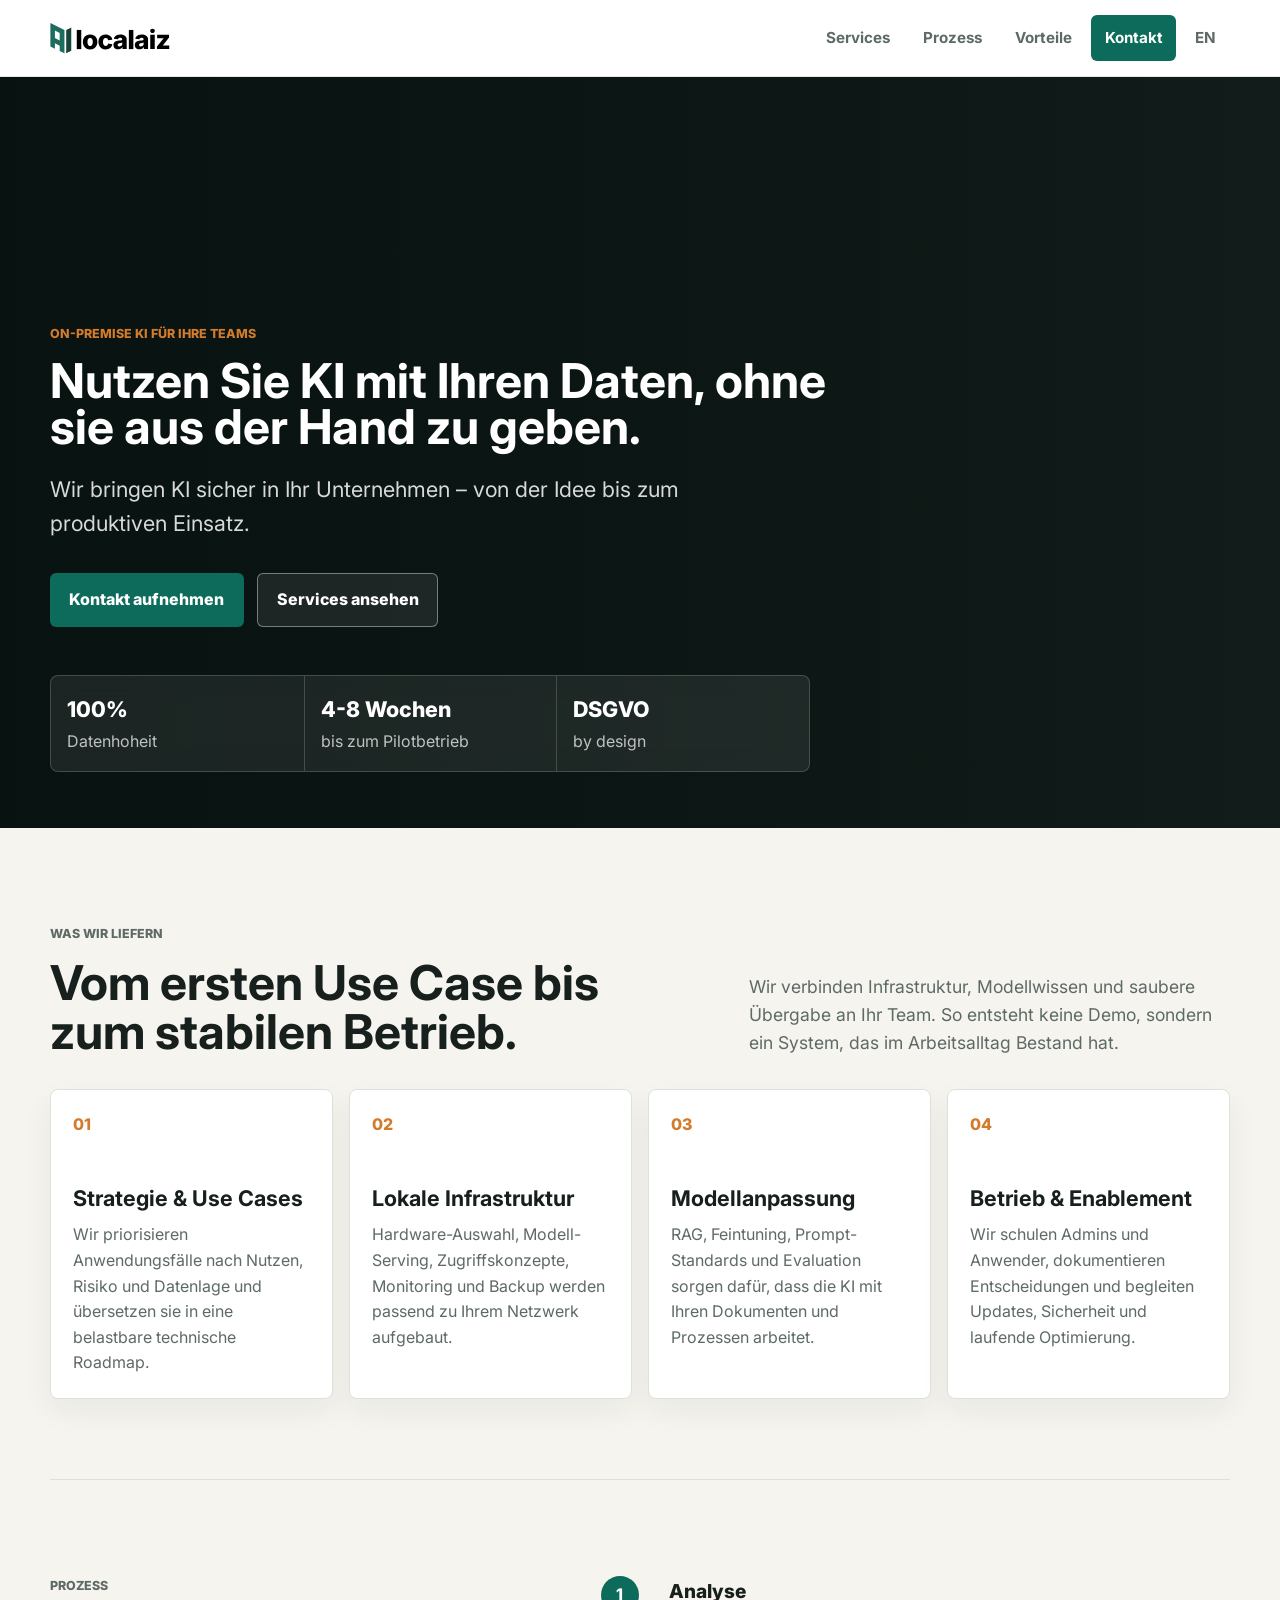
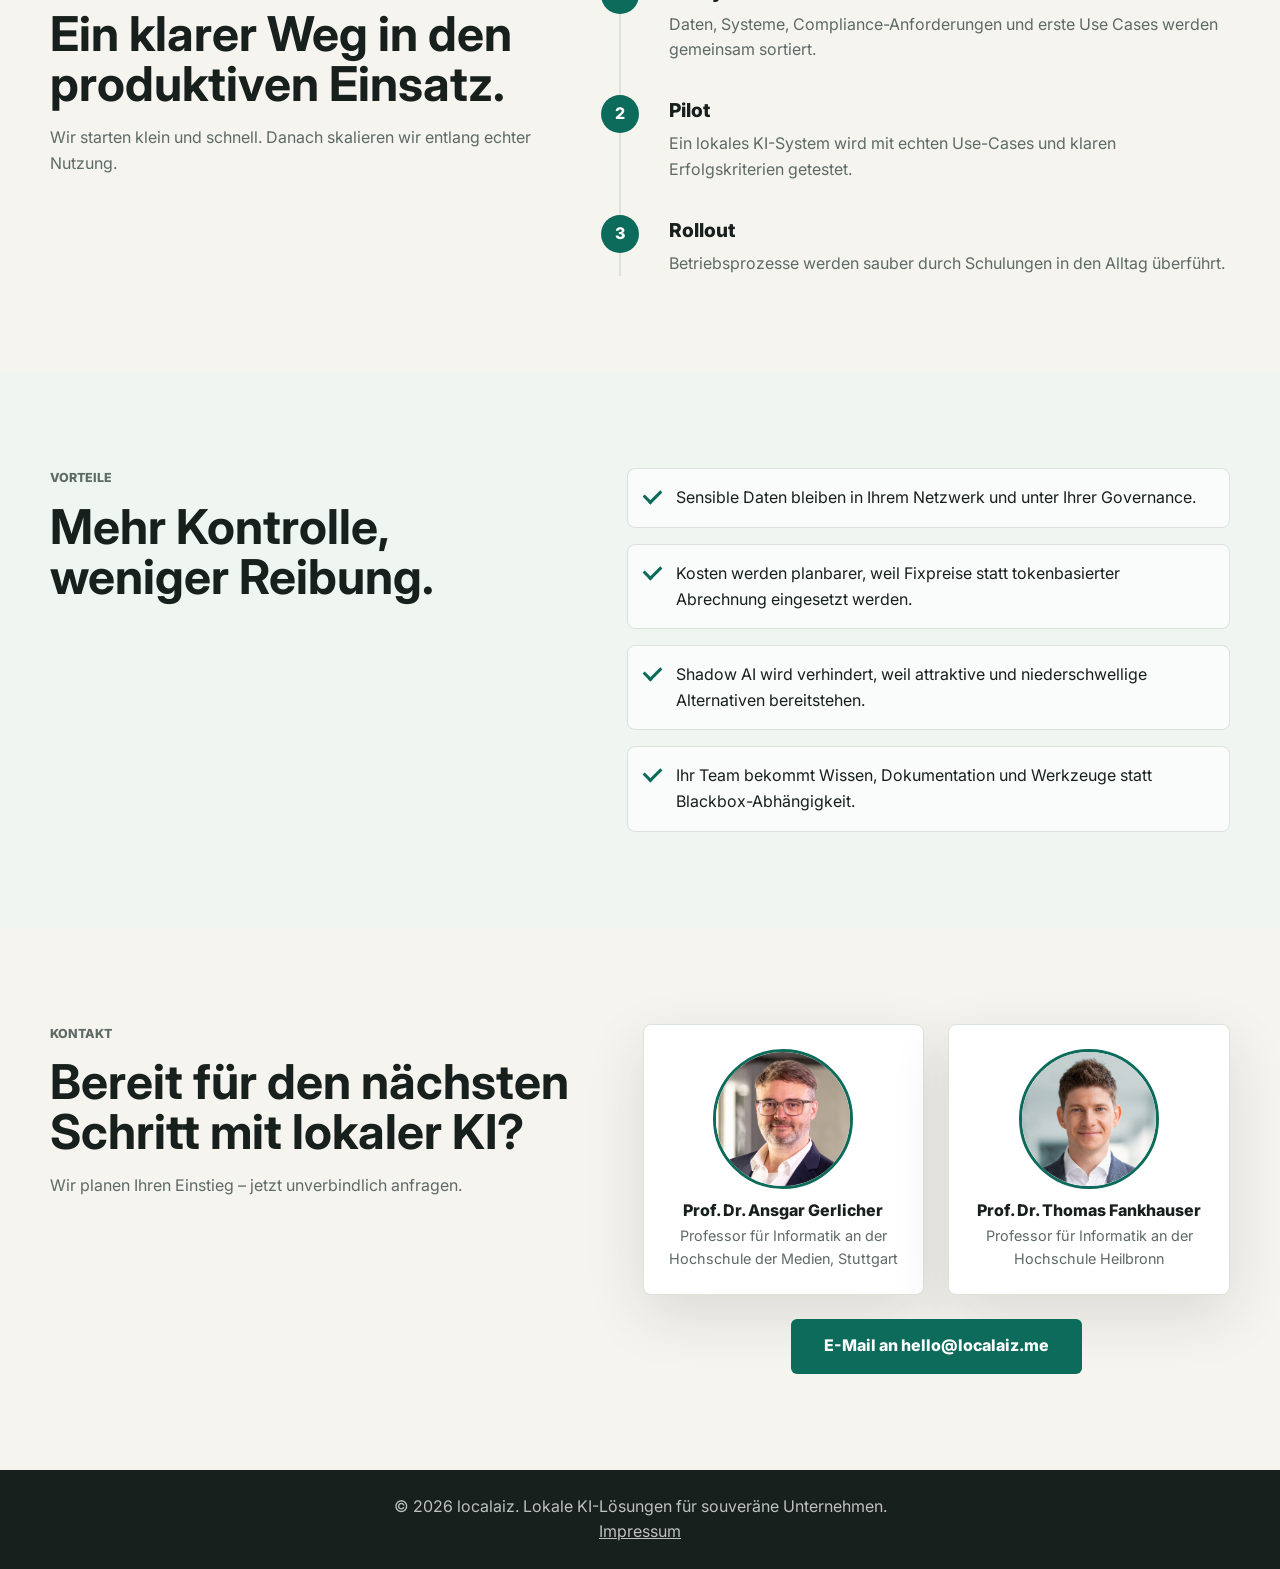
<file: index.html>
<!DOCTYPE html>
<html lang="de">
<head>
  <meta charset="utf-8" />
  <meta name="viewport" content="width=device-width, initial-scale=1.0" />
  <meta name="description" content="localaiz plant, installiert und betreibt lokale KI-Systeme für Unternehmen, die sensible Daten sicher im eigenen Netzwerk nutzen wollen." />
  <meta name="robots" content="index, follow" />
  <meta property="og:title" content="localaiz - Lokale KI für sensible Unternehmensdaten" />
  <meta property="og:description" content="Beratung, Deployment und Betrieb lokaler KI-Systeme ohne Cloud-Abhängigkeit." />
  <meta property="og:type" content="website" />
  <meta property="og:url" content="https://localaiz.example.com/" />
  <meta property="og:image" content="https://images.unsplash.com/photo-1516321318423-f06f85e504b3?auto=format&fit=crop&w=1350&q=80" />
  <title>localaiz - Lokale KI für Unternehmen</title>
  <link rel="icon" href="logo.svg" type="image/svg+xml" />
  <link rel="preconnect" href="https://fonts.googleapis.com" />
  <link rel="preconnect" href="https://fonts.gstatic.com" crossorigin />
  <link href="https://fonts.googleapis.com/css2?family=Inter:wght@400;500;600;700;800&display=swap" rel="stylesheet" />
  <link rel="stylesheet" href="styles.css" />
  <script src="script.js" defer></script>
</head>
<body>
  <a href="#main-content" class="skip-link">Zum Hauptinhalt springen</a>

  <header class="site-header" data-header>
    <nav class="nav" aria-label="Hauptnavigation">
      <a class="brand" href="#top" aria-label="localaiz Startseite">
        <img src="logo.svg" alt="" class="logo" />
      </a>
      <button class="nav-toggle" type="button" aria-expanded="false" aria-controls="nav-menu" aria-label="Navigation öffnen">
        <span></span>
        <span></span>
      </button>
      <div class="nav-menu" id="nav-menu">
        <a href="#services" class="nav-link">Services</a>
        <a href="#process" class="nav-link">Prozess</a>
        <a href="#why" class="nav-link">Vorteile</a>
        <a href="#contact" class="nav-link nav-cta">Kontakt</a>
        <!-- Language switcher -->
        <a href="index.en.html" class="nav-link" aria-label="English version">EN</a>
      </div>
    </nav>
  </header>

  <main id="main-content">
    <section class="hero" id="top" aria-labelledby="hero-title">
      <div class="hero-media" aria-hidden="true"></div>
      <div class="hero-inner">
        <p class="eyebrow">On-premise KI für Ihre Teams</p>
        <h1 id="hero-title">Nutzen Sie KI mit Ihren Daten, ohne sie aus der Hand zu geben.</h1>
        <p class="hero-copy">Wir bringen KI sicher in Ihr Unternehmen – von der Idee bis zum produktiven Einsatz.</p>
        <div class="hero-actions">
          <a href="#contact" class="btn btn-primary">Kontakt aufnehmen</a>
          <a href="#services" class="btn btn-secondary">Services ansehen</a>
        </div>
          <dl class="hero-stats" aria-label="Projektkennzahlen">
            <div>
              <dt>100%</dt>
              <dd>Datenhoheit</dd>
            </div>
            <div>
              <dt>4-8 Wochen</dt>
              <dd>bis zum Pilotbetrieb</dd>
            </div>
            <div>
              <dt>DSGVO</dt>
              <dd>by design</dd>
            </div>
          </dl>
        </div>
      </section>

    <!-- Impressum moved to separate page (impressum.html) -->

  </main>
    <section id="services" class="section section-intro">
      <div>
        <p class="eyebrow">Was wir liefern</p>
        <h2>Vom ersten Use Case bis zum stabilen Betrieb.</h2>
      </div>
      <p>Wir verbinden Infrastruktur, Modellwissen und saubere Übergabe an Ihr Team. So entsteht keine Demo, sondern ein System, das im Arbeitsalltag Bestand hat.</p>
    </section>

    <section class="service-grid" aria-label="Services">
      <article class="service-card">
        <span class="card-number">01</span>
        <h3>Strategie & Use Cases</h3>
        <p>Wir priorisieren Anwendungsfälle nach Nutzen, Risiko und Datenlage und übersetzen sie in eine belastbare technische Roadmap.</p>
      </article>
      <article class="service-card">
        <span class="card-number">02</span>
        <h3>Lokale Infrastruktur</h3>
      <p>Hardware-Auswahl, Modell-Serving, Zugriffskonzepte, Monitoring und Backup werden passend zu Ihrem Netzwerk aufgebaut.</p>
      </article>
      <article class="service-card">
        <span class="card-number">03</span>
        <h3>Modellanpassung</h3>
        <p>RAG, Feintuning, Prompt-Standards und Evaluation sorgen dafür, dass die KI mit Ihren Dokumenten und Prozessen arbeitet.</p>
      </article>
      <article class="service-card">
        <span class="card-number">04</span>
        <h3>Betrieb & Enablement</h3>
        <p>Wir schulen Admins und Anwender, dokumentieren Entscheidungen und begleiten Updates, Sicherheit und laufende Optimierung.</p>
      </article>
    </section>

    <section id="process" class="section split-section">
      <div>
        <p class="eyebrow">Prozess</p>
        <h2>Ein klarer Weg in den produktiven Einsatz.</h2>
        <p>Wir starten klein und schnell. Danach skalieren wir entlang echter Nutzung.</p>
      </div>
      <ol class="timeline">
        <li>
          <span>Analyse</span>
          <p>Daten, Systeme, Compliance-Anforderungen und erste Use Cases werden gemeinsam sortiert.</p>
        </li>
        <li>
          <span>Pilot</span>
          <p>Ein lokales KI-System wird mit echten Use-Cases und klaren Erfolgskriterien getestet.</p>
        </li>
        <li>
          <span>Rollout</span>
          <p>Betriebsprozesse werden sauber durch Schulungen in den Alltag überführt.</p>
        </li>
      </ol>
    </section>

    <section id="why" class="section why">
      <div class="why-panel">
        <div>
          <p class="eyebrow">Vorteile</p>
          <h2>Mehr Kontrolle, weniger Reibung.</h2>
        </div>
        <ul class="check-list">
          <li>Sensible Daten bleiben in Ihrem Netzwerk und unter Ihrer Governance.</li>
          <li>Kosten werden planbarer, weil Fixpreise statt tokenbasierter Abrechnung eingesetzt werden.</li>
          <li>Shadow AI wird verhindert, weil attraktive und niederschwellige Alternativen bereitstehen.</li>
          <li>Ihr Team bekommt Wissen, Dokumentation und Werkzeuge statt Blackbox-Abhängigkeit.</li>
        </ul>
      </div>
    </section>

    <section id="contact" class="section contact">
      <div class="contact-copy">
        <p class="eyebrow">Kontakt</p>
        <h2>Bereit für den nächsten Schritt mit lokaler KI?</h2>
        <p>Wir planen Ihren Einstieg – jetzt unverbindlich anfragen.</p>
      </div>
      <div class="contact-people">
        <div class="contact-person">
          <img src="gerlicher.jpg" alt="Prof. Dr. Ansgar Gerlicher" class="contact-photo" />
          <div class="contact-person-info">
            <span class="contact-person-name">Prof. Dr. Ansgar Gerlicher</span>
            <span class="contact-person-org">Professor für Informatik an der Hochschule der Medien, Stuttgart</span>
          </div>
        </div>
        <div class="contact-person">
          <img src="fankhauser.jpg" alt="Prof. Dr. Thomas Fankhauser" class="contact-photo" />
          <div class="contact-person-info">
            <span class="contact-person-name">Prof. Dr. Thomas Fankhauser</span>
            <span class="contact-person-org">Professor für Informatik an der Hochschule Heilbronn</span>
          </div>
        </div>
        <a href="mailto:hello@localaiz.me" class="btn btn-primary contact-mailto">E-Mail an hello@localaiz.me</a>
      </div>
    </section>
  </main>

  <footer class="site-footer">
    <p>© 2026 localaiz. Lokale KI-Lösungen für souveräne Unternehmen.</p>
    <a href="impressum.html" class="footer-link" target="_blank">Impressum</a>
  </footer>
</body>
</html>
</file>
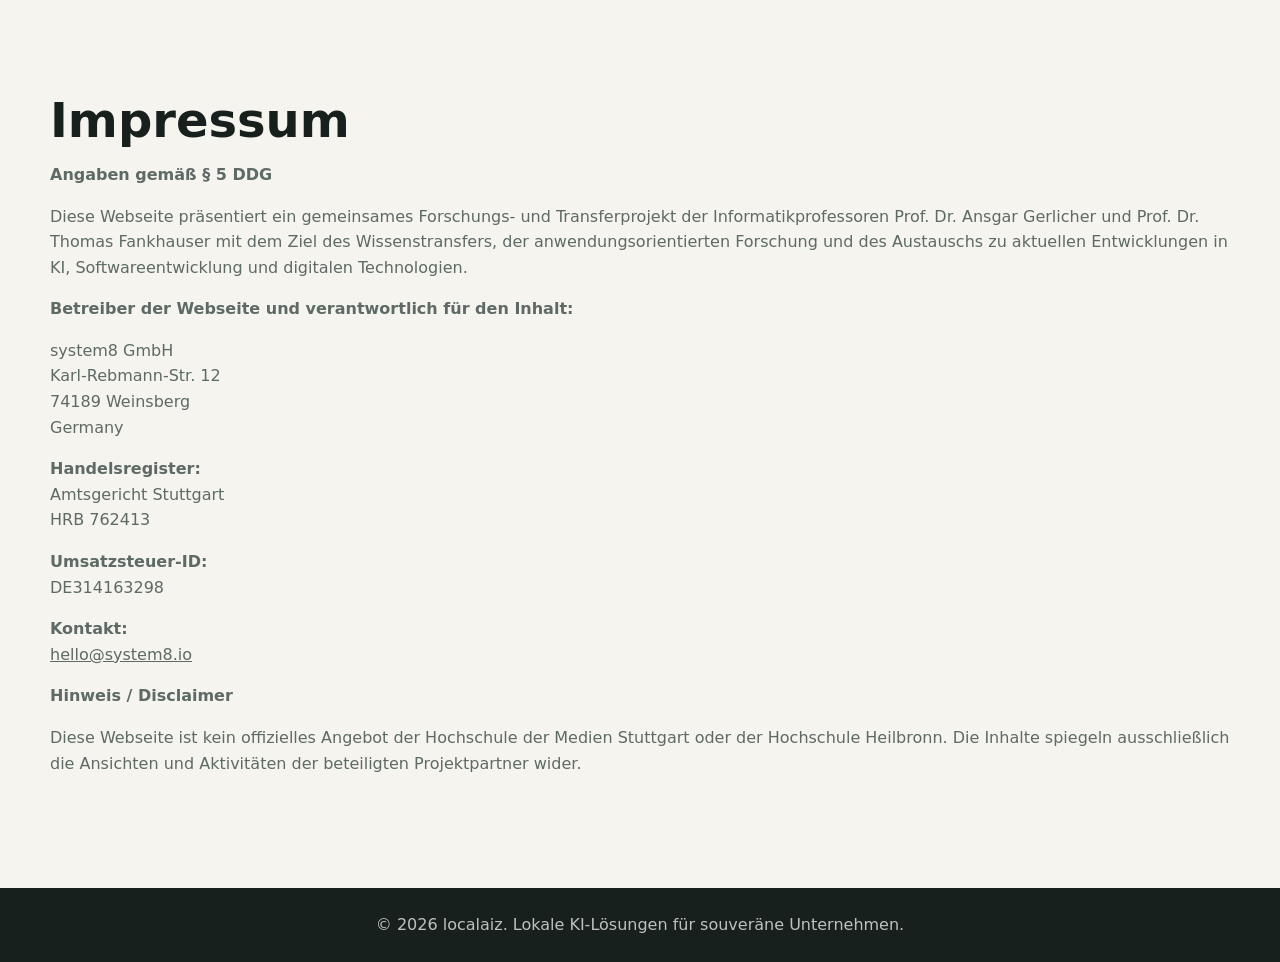
<file: impressum.html>
<!DOCTYPE html>
<html lang="de">
<head>
  <meta charset="utf-8" />
  <meta name="viewport" content="width=device-width, initial-scale=1.0" />
  <meta name="description" content="Impressum für localaiz" />
  <title>Impressum - localaiz</title>
  <link rel="stylesheet" href="styles.css" />
</head>
<body>
  <section id="impressum" class="section impressum">
    <div class="impressum-content">
      <h2>Impressum</h2>
      <p><strong>Angaben gemäß § 5 DDG</strong></p>
      <p>Diese Webseite präsentiert ein gemeinsames Forschungs- und Transferprojekt der Informatikprofessoren Prof. Dr. Ansgar Gerlicher und Prof. Dr. Thomas Fankhauser mit dem Ziel des Wissenstransfers, der anwendungsorientierten Forschung und des Austauschs zu aktuellen Entwicklungen in KI, Softwareentwicklung und digitalen Technologien.</p>
      <p><strong>Betreiber der Webseite und verantwortlich für den Inhalt:</strong></p>
      <p>system8 GmbH<br>
      Karl-Rebmann-Str. 12<br>
      74189 Weinsberg<br>
      Germany</p>
      <p><strong>Handelsregister:</strong><br>
      Amtsgericht Stuttgart<br>
      HRB 762413</p>
      <p><strong>Umsatzsteuer-ID:</strong><br>
      DE314163298</p>
      <p><strong>Kontakt:</strong><br>
      <a href="mailto:hello@system8.io">hello@system8.io</a></p>
      <p><strong>Hinweis / Disclaimer</strong></p>
      <p>Diese Webseite ist kein offizielles Angebot der Hochschule der Medien Stuttgart oder der Hochschule Heilbronn. Die Inhalte spiegeln ausschließlich die Ansichten und Aktivitäten der beteiligten Projektpartner wider.</p>
    </div>
  </section>
  <footer class="site-footer">
    <p>© 2026 localaiz. Lokale KI-Lösungen für souveräne Unternehmen.</p>
  </footer>
</body>
</html>
</file>
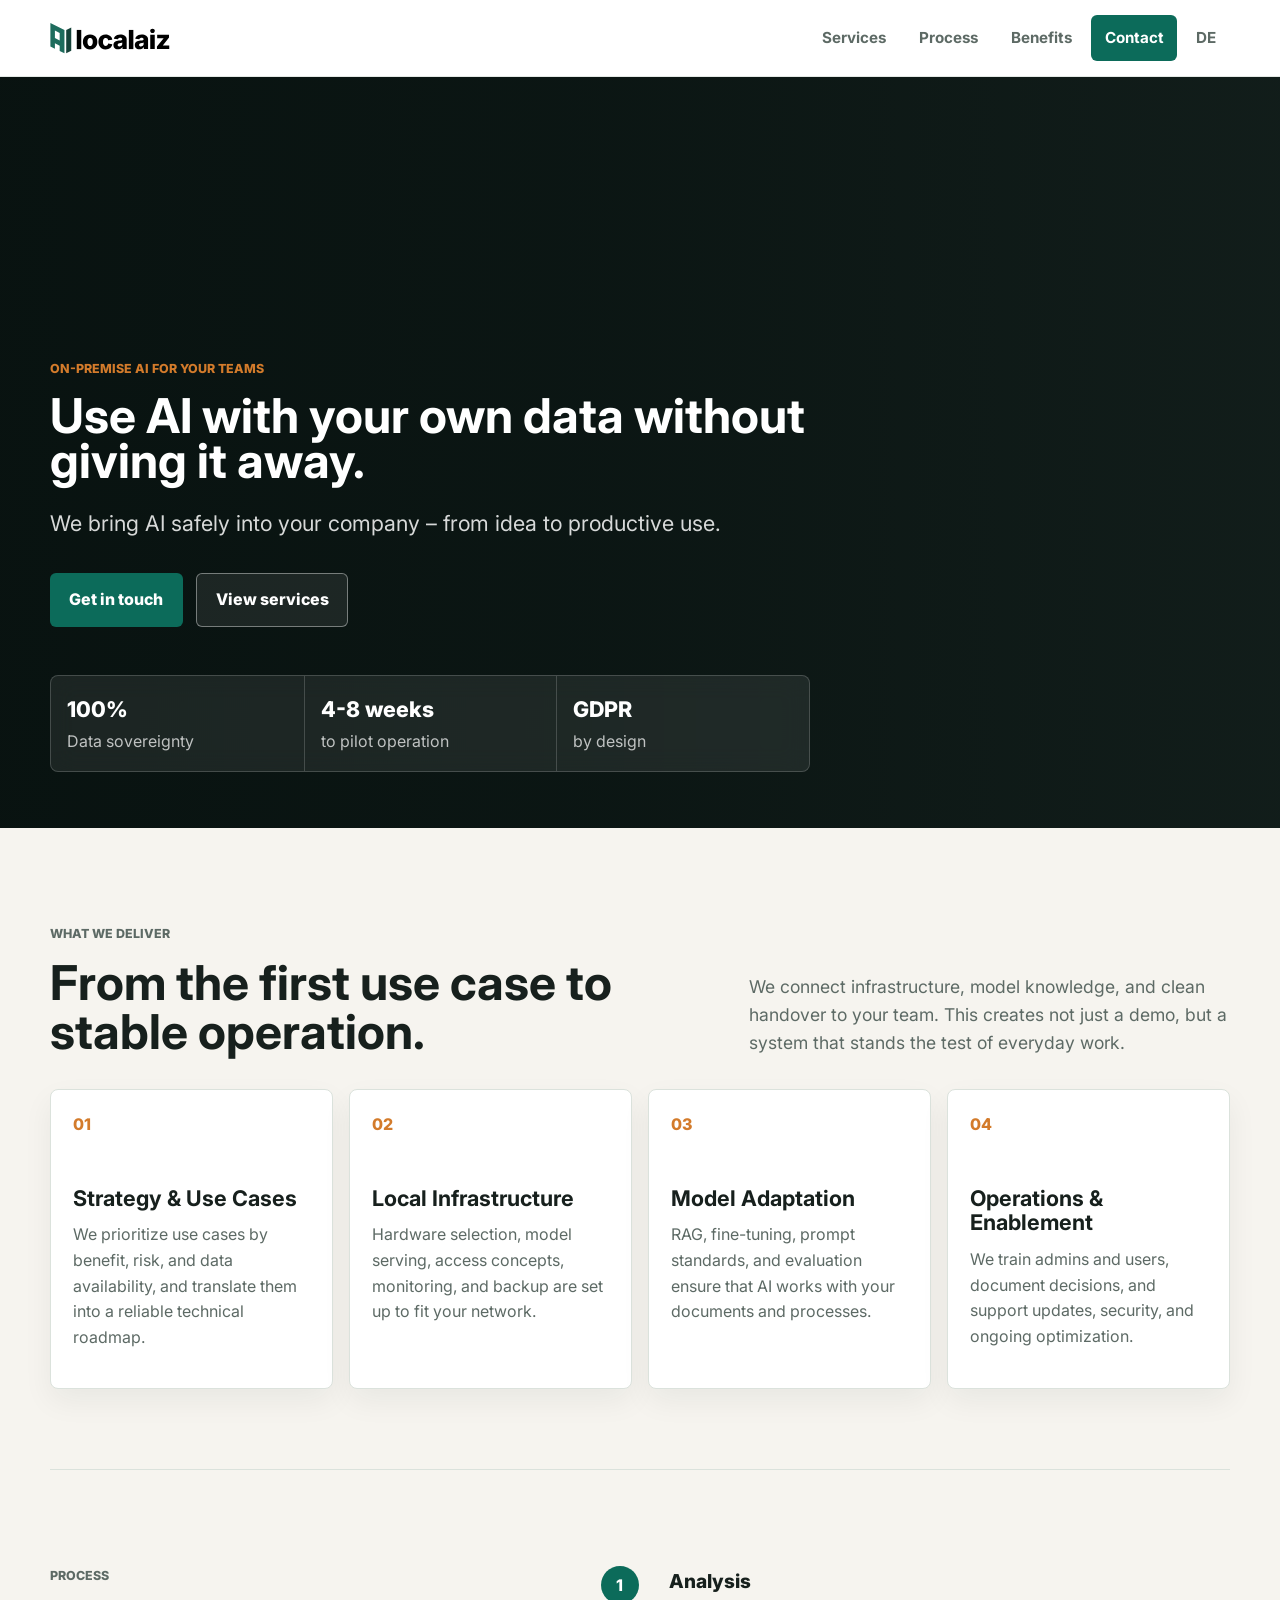
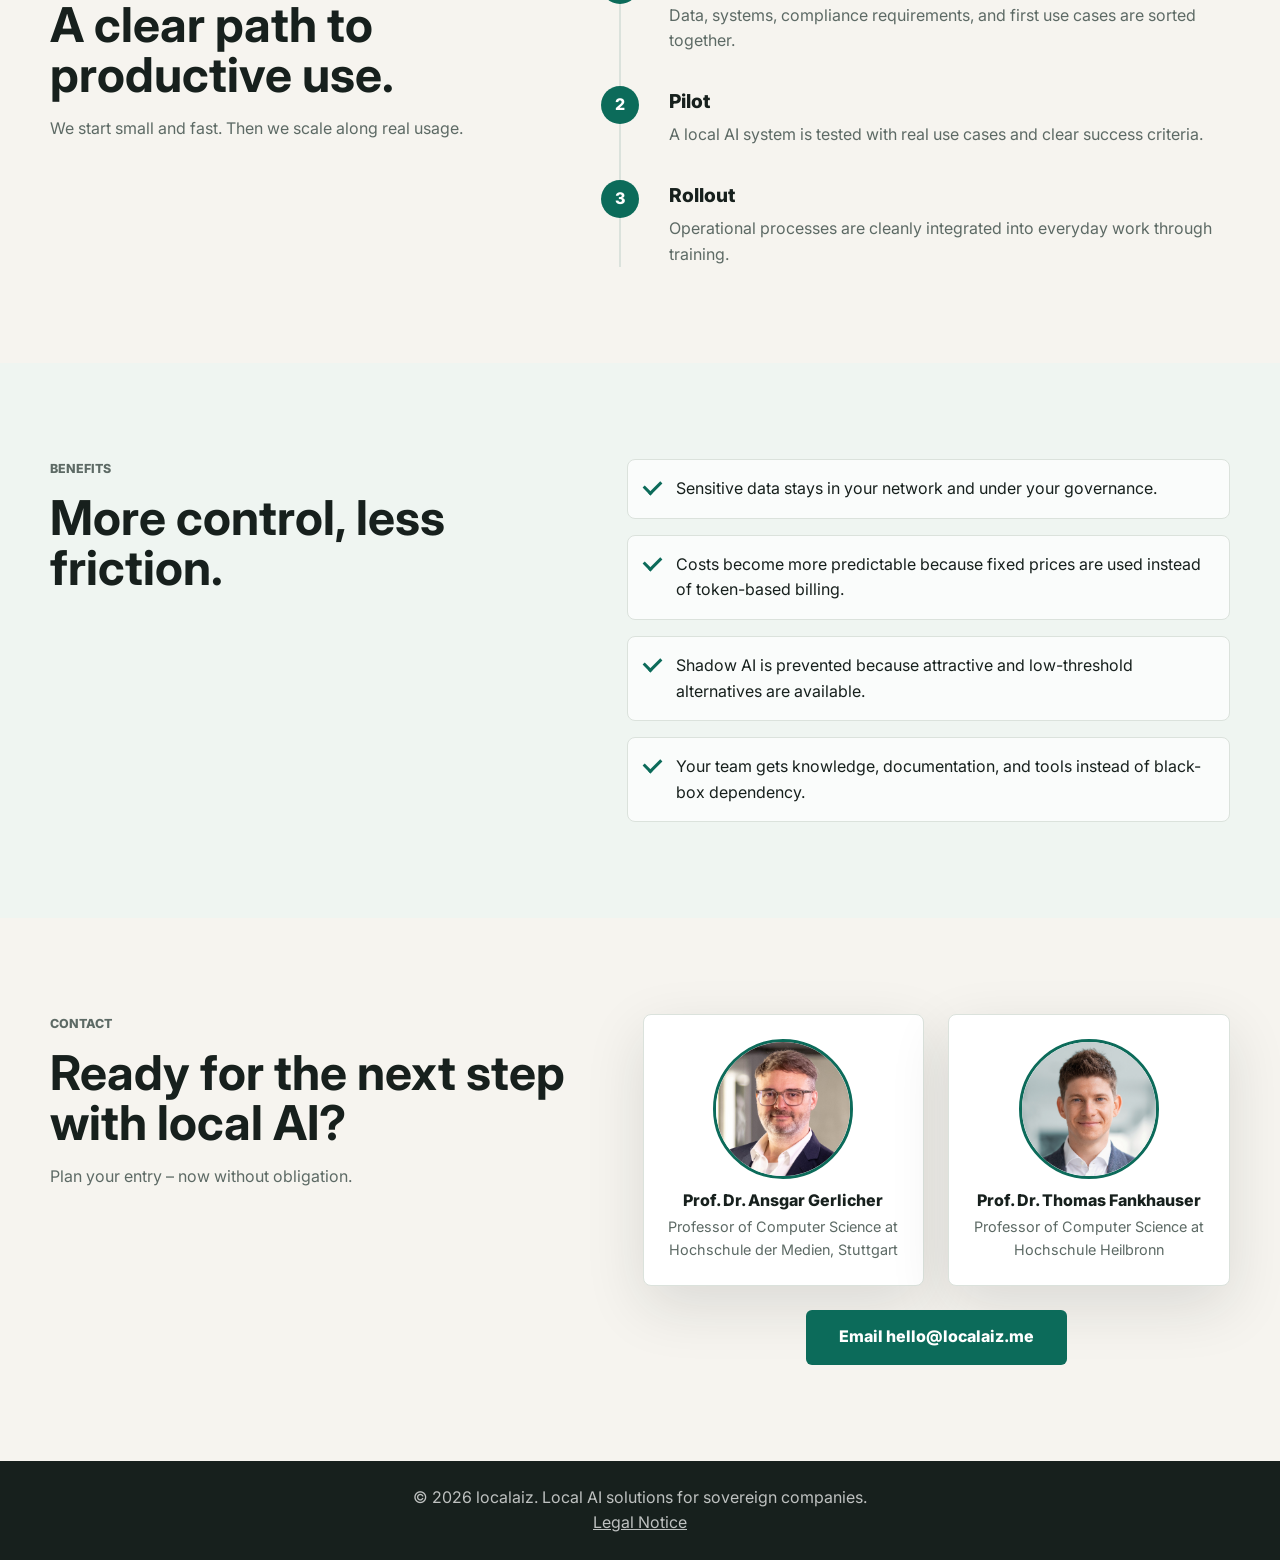
<file: index.en.html>
<!DOCTYPE html>
<html lang="en">
<head>
  <meta charset="utf-8" />
  <meta name="viewport" content="width=device-width, initial-scale=1.0" />
  <meta name="description" content="localaiz plans, installs, and operates local AI systems for companies that want to use sensitive data securely in their own network." />
  <meta name="robots" content="index, follow" />
  <meta property="og:title" content="localaiz - Local AI for Sensitive Business Data" />
  <meta property="og:description" content="Consulting, deployment, and operation of local AI systems without cloud dependency." />
  <meta property="og:type" content="website" />
  <meta property="og:url" content="https://localaiz.example.com/" />
  <meta property="og:image" content="https://images.unsplash.com/photo-1516321318423-f06f85e504b3?auto=format&fit=crop&w=1350&q=80" />
  <title>localaiz - Local AI for Businesses</title>
  <link rel="icon" href="logo.svg" type="image/svg+xml" />
  <link rel="preconnect" href="https://fonts.googleapis.com" />
  <link rel="preconnect" href="https://fonts.gstatic.com" crossorigin />
  <link href="https://fonts.googleapis.com/css2?family=Inter:wght@400;500;600;700;800&display=swap" rel="stylesheet" />
  <link rel="stylesheet" href="styles.css" />
  <script src="script.js" defer></script>
</head>
<body>
  <a href="#main-content" class="skip-link">Skip to main content</a>

  <header class="site-header" data-header>
    <nav class="nav" aria-label="Main navigation">
      <a class="brand" href="#top" aria-label="localaiz home page">
        <img src="logo.svg" alt="" class="logo" />
      </a>
      <button class="nav-toggle" type="button" aria-expanded="false" aria-controls="nav-menu" aria-label="Open navigation">
        <span></span>
        <span></span>
      </button>
      <div class="nav-menu" id="nav-menu">
        <a href="#services" class="nav-link">Services</a>
        <a href="#process" class="nav-link">Process</a>
        <a href="#why" class="nav-link">Benefits</a>
        <a href="#contact" class="nav-link nav-cta">Contact</a>
        <!-- Language switcher -->
        <a href="index.html" class="nav-link" aria-label="German version">DE</a>
      </div>
    </nav>
  </header>

  <main id="main-content">
    <section class="hero" id="top" aria-labelledby="hero-title">
      <div class="hero-media" aria-hidden="true"></div>
      <div class="hero-inner">
        <p class="eyebrow">On-premise AI for your teams</p>
        <h1 id="hero-title">Use AI with your own data without giving it away.</h1>
        <p class="hero-copy">We bring AI safely into your company – from idea to productive use.</p>
        <div class="hero-actions">
          <a href="#contact" class="btn btn-primary">Get in touch</a>
          <a href="#services" class="btn btn-secondary">View services</a>
        </div>
          <dl class="hero-stats" aria-label="Project metrics">
            <div>
              <dt>100%</dt>
              <dd>Data sovereignty</dd>
            </div>
            <div>
              <dt>4-8 weeks</dt>
              <dd>to pilot operation</dd>
            </div>
            <div>
              <dt>GDPR</dt>
              <dd>by design</dd>
            </div>
          </dl>
        </div>
      </section>

  </main>
    <section id="services" class="section section-intro">
      <div>
        <p class="eyebrow">What we deliver</p>
        <h2>From the first use case to stable operation.</h2>
      </div>
      <p>We connect infrastructure, model knowledge, and clean handover to your team. This creates not just a demo, but a system that stands the test of everyday work.</p>
    </section>

    <section class="service-grid" aria-label="Services">
      <article class="service-card">
        <span class="card-number">01</span>
        <h3>Strategy & Use Cases</h3>
        <p>We prioritize use cases by benefit, risk, and data availability, and translate them into a reliable technical roadmap.</p>
      </article>
      <article class="service-card">
        <span class="card-number">02</span>
        <h3>Local Infrastructure</h3>
      <p>Hardware selection, model serving, access concepts, monitoring, and backup are set up to fit your network.</p>
      </article>
      <article class="service-card">
        <span class="card-number">03</span>
        <h3>Model Adaptation</h3>
        <p>RAG, fine-tuning, prompt standards, and evaluation ensure that AI works with your documents and processes.</p>
      </article>
      <article class="service-card">
        <span class="card-number">04</span>
        <h3>Operations & Enablement</h3>
        <p>We train admins and users, document decisions, and support updates, security, and ongoing optimization.</p>
      </article>
    </section>

    <section id="process" class="section split-section">
      <div>
        <p class="eyebrow">Process</p>
        <h2>A clear path to productive use.</h2>
        <p>We start small and fast. Then we scale along real usage.</p>
      </div>
      <ol class="timeline">
        <li>
          <span>Analysis</span>
          <p>Data, systems, compliance requirements, and first use cases are sorted together.</p>
        </li>
        <li>
          <span>Pilot</span>
          <p>A local AI system is tested with real use cases and clear success criteria.</p>
        </li>
        <li>
          <span>Rollout</span>
          <p>Operational processes are cleanly integrated into everyday work through training.</p>
        </li>
      </ol>
    </section>

    <section id="why" class="section why">
      <div class="why-panel">
        <div>
          <p class="eyebrow">Benefits</p>
          <h2>More control, less friction.</h2>
        </div>
        <ul class="check-list">
          <li>Sensitive data stays in your network and under your governance.</li>
          <li>Costs become more predictable because fixed prices are used instead of token-based billing.</li>
          <li>Shadow AI is prevented because attractive and low-threshold alternatives are available.</li>
          <li>Your team gets knowledge, documentation, and tools instead of black-box dependency.</li>
        </ul>
      </div>
    </section>

    <section id="contact" class="section contact">
      <div class="contact-copy">
        <p class="eyebrow">Contact</p>
        <h2>Ready for the next step with local AI?</h2>
        <p>Plan your entry – now without obligation.</p>
      </div>
      <div class="contact-people">
        <div class="contact-person">
          <img src="gerlicher.jpg" alt="Prof. Dr. Ansgar Gerlicher" class="contact-photo" />
          <div class="contact-person-info">
            <span class="contact-person-name">Prof. Dr. Ansgar Gerlicher</span>
            <span class="contact-person-org">Professor of Computer Science at Hochschule der Medien, Stuttgart</span>
          </div>
        </div>
        <div class="contact-person">
          <img src="fankhauser.jpg" alt="Prof. Dr. Thomas Fankhauser" class="contact-photo" />
          <div class="contact-person-info">
            <span class="contact-person-name">Prof. Dr. Thomas Fankhauser</span>
            <span class="contact-person-org">Professor of Computer Science at Hochschule Heilbronn</span>
          </div>
        </div>
        <a href="mailto:hello@localaiz.me" class="btn btn-primary contact-mailto">Email hello@localaiz.me</a>
      </div>
    </section>
  </main>

  <footer class="site-footer">
    <p>© 2026 localaiz. Local AI solutions for sovereign companies.</p>
    <a href="impressum.html" class="footer-link" target="_blank">Legal Notice</a>
  </footer>
</body>
</html>
</file>
<file: styles.css>
:root {
  --bg: #f6f4ef;
  --surface: #ffffff;
  --surface-strong: #eff5f1;
  --ink: #17201d;
  --muted: #5d6a65;
  --line: #dbe2dc;
  --primary: #0c6b5a;
  --primary-dark: #084d42;
  --accent: #d37b2b;
  --shadow: 0 20px 60px rgba(23, 32, 29, 0.12);
  --header-height: 76px;
}

* {
  box-sizing: border-box;
}

html {
  scroll-behavior: smooth;
  scroll-padding-top: calc(var(--header-height) + 24px);
}

body {
  margin: 0;
  color: var(--ink);
  background: var(--bg);
  font-family: "Inter", system-ui, -apple-system, BlinkMacSystemFont, "Segoe UI", sans-serif;
  line-height: 1.6;
}

img {
  max-width: 100%;
  display: block;
}

a {
  color: inherit;
}

.skip-link {
  position: fixed;
  left: 1rem;
  top: 1rem;
  z-index: 20;
  padding: 0.7rem 1rem;
  color: var(--surface);
  background: var(--ink);
  border-radius: 6px;
  transform: translateY(-150%);
}

.skip-link:focus {
  transform: translateY(0);
}

.site-header {
  position: fixed;
  top: 0;
  left: 0;
  right: 0;
  z-index: 10;
  background: #ffffff;
  border-bottom: 1px solid rgba(219, 226, 220, 0.75);
}

.nav {
  min-height: var(--header-height);
  width: min(1180px, calc(100% - 32px));
  margin: 0 auto;
  display: flex;
  align-items: center;
  justify-content: space-between;
  gap: 1.5rem;
}

.brand {
  display: inline-flex;
  align-items: center;
  text-decoration: none;
}

.logo {
  width: 120px;
  height: 40px;
}

.nav-menu {
  display: flex;
  align-items: center;
  gap: 0.35rem;
}

.nav-link {
  padding: 0.65rem 0.85rem;
  color: var(--muted);
  border-radius: 6px;
  text-decoration: none;
  font-size: 0.95rem;
  font-weight: 700;
}

.nav-link:hover,
.nav-link:focus-visible,
.nav-link.active {
  color: var(--ink);
  background: rgba(12, 107, 90, 0.09);
}

.nav-cta {
  color: var(--surface);
  background: var(--primary);
}

.nav-cta:hover,
.nav-cta:focus-visible,
.nav-cta.active {
  color: var(--surface);
  background: var(--primary-dark);
}

.nav-toggle {
  display: none;
  width: 44px;
  height: 44px;
  border: 1px solid var(--line);
  border-radius: 6px;
  background: var(--surface);
  cursor: pointer;
}

.nav-toggle span {
  display: block;
  width: 20px;
  height: 2px;
  margin: 5px auto;
  background: var(--ink);
}

.hero {
  position: relative;
  min-height: 92vh;
  padding: calc(var(--header-height) + 72px) 1rem 56px;
  display: grid;
  align-items: end;
  overflow: hidden;
  color: var(--surface);
  background: #16221f;
}

.hero-media {
  position: absolute;
  inset: 0;
  background:
    linear-gradient(90deg, rgba(7, 17, 15, 0.9) 0%, rgba(7, 17, 15, 0.72) 46%, rgba(7, 17, 15, 0.3) 100%),
    url("https://images.unsplash.com/photo-1516321318423-f06f85e504b3?auto=format&fit=crop&w=1600&q=82") center / cover no-repeat;
}

.hero-inner {
  position: relative;
  width: min(1180px, 100%);
  margin: 0 auto;
}

.eyebrow {
  margin: 0 0 0.85rem;
  color: var(--accent);
  font-size: 0.78rem;
  font-weight: 800;
  letter-spacing: 0;
  text-transform: uppercase;
}

.hero h1 {
  max-width: 800px;
  margin: 0;
  font-size: 3rem;
  line-height: 0.95;
}

.hero-copy {
  max-width: 690px;
  margin: 1.4rem 0 0;
  color: rgba(255, 255, 255, 0.84);
  font-size: clamp(1.05rem, 2vw, 1.35rem);
}

.hero-actions {
  display: flex;
  flex-wrap: wrap;
  gap: 0.85rem;
  margin-top: 2rem;
}

.btn {
  display: inline-flex;
  align-items: center;
  justify-content: center;
  min-height: 48px;
  padding: 0.85rem 1.15rem;
  border: 1px solid transparent;
  border-radius: 6px;
  text-decoration: none;
  font-weight: 800;
  cursor: pointer;
  transition: transform 0.18s ease, background 0.18s ease, border-color 0.18s ease;
}

.btn:hover {
  transform: translateY(-2px);
}

.btn-primary {
  color: var(--surface);
  background: var(--primary);
}

.btn-primary:hover,
.btn-primary:focus-visible {
  background: var(--primary-dark);
}

.btn-secondary {
  color: var(--surface);
  border-color: rgba(255, 255, 255, 0.4);
  background: rgba(255, 255, 255, 0.08);
}

.hero-stats {
  width: min(760px, 100%);
  margin: 3rem 0 0;
  display: grid;
  grid-template-columns: repeat(3, 1fr);
  border: 1px solid rgba(255, 255, 255, 0.18);
  border-radius: 8px;
  background: rgba(255, 255, 255, 0.08);
  backdrop-filter: blur(12px);
}

.hero-stats div {
  padding: 1rem;
}

.hero-stats div + div {
  border-left: 1px solid rgba(255, 255, 255, 0.18);
}

.hero-stats dt {
  font-size: 1.35rem;
  font-weight: 800;
}

.hero-stats dd {
  margin: 0.15rem 0 0;
  color: rgba(255, 255, 255, 0.72);
}

.section,
.service-grid {
  width: min(1180px, calc(100% - 32px));
  margin: 0 auto;
}

.section {
  padding: 6rem 0;
}

.section h2 {
  margin: 0;
  max-width: 740px;
  font-size: 3rem;
  line-height: 1.04;
}

.section p {
  color: var(--muted);
}

.section-intro {
  display: grid;
  grid-template-columns: 1.15fr 0.85fr;
  align-items: end;
  gap: 3rem;
  padding-bottom: 2rem;
}

.section-intro > p {
  margin: 0;
  font-size: 1.1rem;
}

.service-grid {
  display: grid;
  grid-template-columns: repeat(4, 1fr);
  gap: 1rem;
  padding-bottom: 5rem;
}

.service-card {
  min-height: 300px;
  padding: 1.35rem;
  border: 1px solid var(--line);
  border-radius: 8px;
  background: var(--surface);
  box-shadow: 0 12px 30px rgba(23, 32, 29, 0.06);
}

.card-number {
  color: var(--accent);
  font-weight: 800;
}

.service-card h3 {
  margin: 3rem 0 0.75rem;
  font-size: 1.35rem;
  line-height: 1.15;
}

.service-card p {
  margin: 0;
  color: var(--muted);
}

.split-section {
  display: grid;
  grid-template-columns: 0.8fr 1fr;
  gap: 5rem;
  align-items: start;
  border-top: 1px solid var(--line);
}

.timeline {
  margin: 0;
  padding: 0;
  list-style: none;
  counter-reset: step;
}

.timeline li {
  position: relative;
  padding: 0 0 2rem 3rem;
  counter-increment: step;
  border-left: 2px solid var(--line);
}

.timeline li::before {
  content: counter(step);
  position: absolute;
  left: -20px;
  top: 0;
  width: 38px;
  height: 38px;
  display: grid;
  place-items: center;
  color: var(--surface);
  background: var(--primary);
  border-radius: 50%;
  font-weight: 800;
}

.timeline li:last-child {
  padding-bottom: 0;
}

.timeline span {
  display: block;
  margin-bottom: 0.35rem;
  font-size: 1.2rem;
  font-weight: 800;
}

.timeline p {
  margin: 0;
  color: var(--muted);
}

.why {
  width: 100%;
  max-width: none;
  padding: 6rem max(1rem, calc((100vw - 1180px) / 2));
  background: var(--surface-strong);
}

.why-panel {
  display: grid;
  grid-template-columns: 0.85fr 1fr;
  gap: 4rem;
  align-items: start;
}

.check-list {
  margin: 0;
  padding: 0;
  display: grid;
  gap: 1rem;
  list-style: none;
}

.check-list li {
  position: relative;
  padding: 1rem 1rem 1rem 3rem;
  border: 1px solid var(--line);
  border-radius: 8px;
  background: rgba(255, 255, 255, 0.72);
}

.check-list li::before {
  content: "";
  position: absolute;
  left: 1rem;
  top: 1.25rem;
  width: 14px;
  height: 8px;
  border-left: 3px solid var(--primary);
  border-bottom: 3px solid var(--primary);
  transform: rotate(-45deg);
}

.contact {
  display: grid;
  grid-template-columns: 0.9fr 1fr;
  gap: 4rem;
  align-items: start;
}

.contact-copy p {
  max-width: 520px;
}

.contact-people {
  display: grid;
  grid-template-columns: 1fr 1fr;
  gap: 1.5rem;
  align-items: start;
}

.contact-person {
  padding: 1.5rem;
  border: 1px solid var(--line);
  border-radius: 8px;
  background: var(--surface);
  box-shadow: var(--shadow);
  text-align: center;
  display: flex;
  flex-direction: column;
  align-items: center;
  gap: 0.75rem;
}

.contact-photo {
  width: 140px;
  height: 140px;
  border-radius: 50%;
  object-fit: cover;
  border: 3px solid var(--primary);
}

.contact-person-info {
  display: flex;
  flex-direction: column;
  gap: 0.25rem;
}

.contact-person-name {
  font-weight: 800;
  font-size: 1rem;
  line-height: 1.2;
}

.contact-person-org {
  color: var(--muted);
  font-size: 0.9rem;
}

.contact-mailto {
  grid-column: 1 / -1;
  justify-self: center;
  padding: 0.85rem 2rem;
  text-decoration: none;
}

.btn:focus-visible,
.nav-toggle:focus-visible {
  outline: 3px solid rgba(211, 123, 43, 0.35);
  outline-offset: 2px;
}

.site-footer {
  padding: 1.5rem 1rem;
  color: rgba(255, 255, 255, 0.72);
  background: var(--ink);
  text-align: center;
}

.site-footer p {
  margin: 0;
}

@media (max-width: 920px) {
  .nav-toggle {
    display: block;
  }

  .nav-menu {
    position: absolute;
    left: 16px;
    right: 16px;
    top: calc(var(--header-height) - 6px);
    display: none;
    padding: 0.75rem;
    border: 1px solid var(--line);
    border-radius: 8px;
    background: var(--surface);
    box-shadow: var(--shadow);
  }

  .nav-menu.is-open {
    display: grid;
  }

  .nav-link {
    padding: 0.85rem;
  }

  .section-intro,
  .split-section,
  .why-panel,
  .contact {
    grid-template-columns: 1fr;
    gap: 2rem;
  }

  .service-grid {
    grid-template-columns: repeat(2, 1fr);
  }
}

@media (max-width: 640px) {
  :root {
    --header-height: 68px;
  }

  .nav {
    width: min(100% - 24px, 1180px);
  }

  .logo {
    width: 108px;
    height: 36px;
  }

  .hero {
    min-height: 88vh;
    padding-top: calc(var(--header-height) + 48px);
  }

  .hero-stats,
  .service-grid {
    grid-template-columns: 1fr;
  }

  .hero-stats div + div {
    border-left: 0;
    border-top: 1px solid rgba(255, 255, 255, 0.18);
  }

  .section {
    padding: 4rem 0;
  }

  .service-grid {
    padding-bottom: 4rem;
  }

  .service-card {
    min-height: auto;
  }

  .service-card h3 {
    margin-top: 1.8rem;
  }
}
</file>
